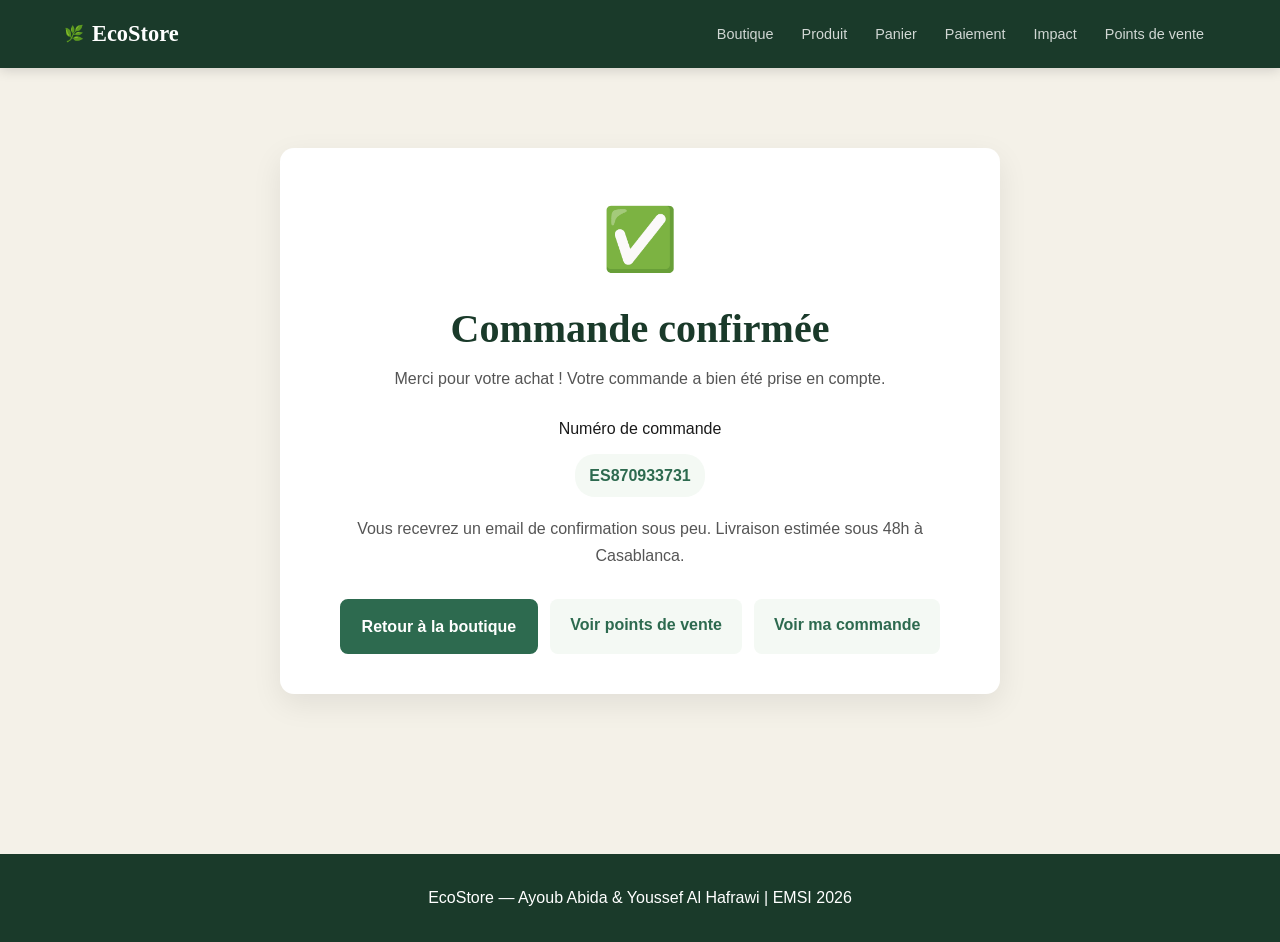
<file: confirmation.html>
<!DOCTYPE html>
<html lang="fr">
<head>
  <meta charset="utf-8">
  <meta name="viewport" content="width=device-width, initial-scale=1">
  <title>Confirmation — EcoStore</title>
  <link rel="stylesheet" href="style.css">
  <style>
    .confirmation {
      text-align: center;
      padding: 80px 20px;
    }
    .card {
      max-width: 720px;
      margin: 0 auto;
      background: white;
      padding: 40px;
      border-radius: 14px;
      box-shadow: 0 10px 30px rgba(0,0,0,0.08);
    }
    .success-icon {
      font-size: 3.8rem;
      margin-bottom: 12px;
    }
    .order-id {
      display: inline-block;
      margin-top: 12px;
      padding: 8px 14px;
      background: #f4f9f4;
      border-radius: 20px;
      color: #2d6a4f;
      font-weight: 600;
    }
    .actions { margin-top: 30px; display:flex; gap:12px; justify-content:center; flex-wrap:wrap }
    .btn { display:inline-block; padding:12px 20px; border-radius:8px; text-decoration:none; font-weight:600 }
    .btn-primary { background: #2d6a4f; color: white }
    .btn-secondary { background: #f4f9f4; color: #2d6a4f }
  </style>
</head>
<body>
  <header class="header">
    <nav class="navbar">
      <div class="logo"><span>🌿</span><span class="logo-texte">EcoStore</span></div>
      <ul class="nav-liens">
        <li><a href="index.html">Boutique</a></li>
        <li><a href="produit.html">Produit</a></li>
        <li><a href="panier.html">Panier</a></li>
        <li><a href="paiement.html">Paiement</a></li>
        <li><a href="impact.html">Impact</a></li>
        <li><a href="localisation.html">Points de vente</a></li>
      </ul>
    </nav>
  </header>

  <main class="container confirmation">
    <div class="card">
      <div class="success-icon">✅</div>
      <h1>Commande confirmée</h1>
      <p style="color:#555; margin-top:10px;">Merci pour votre achat ! Votre commande a bien été prise en compte.</p>

      <div style="margin-top:22px;">
        <div>Numéro de commande</div>
        <div id="orderId" class="order-id">—</div>
      </div>

      <div style="margin-top:18px; color:#555;">Vous recevrez un email de confirmation sous peu. Livraison estimée sous 48h à Casablanca.</div>

      <div class="actions">
        <a href="index.html" class="btn btn-primary">Retour à la boutique</a>
        <a href="localisation.html" class="btn btn-secondary">Voir points de vente</a>
        <a href="panier.html" class="btn btn-secondary" id="viewOrderBtn">Voir ma commande</a>
      </div>
    </div>
  </main>

  <footer class="footer" style="margin-top:80px; padding:30px 0; text-align:center; background:#1a3a2a; color:white;">
    <p>EcoStore — Ayoub Abida & Youssef Al Hafrawi | EMSI 2026</p>
  </footer>

  <script>
    // Generate a lightweight order id and display it.
    // Also try to preserve a small token from localStorage if present.
    (function(){
      try{
        var token = localStorage.getItem('ecostore_order_token');
        var id = token || ('ES' + Date.now().toString().slice(-6) + Math.floor(Math.random()*900+100));
        document.getElementById('orderId').textContent = id;
        // clear cart token if any
        localStorage.removeItem('ecostore_cart');
        localStorage.removeItem('ecostore_order_token');

        // optional: attach view order button to scroll to recap or open panier
        var viewBtn = document.getElementById('viewOrderBtn');
        if(viewBtn){ viewBtn.addEventListener('click', function(e){ e.preventDefault(); window.location.href='panier.html'; }); }

      }catch(err){ console.error('confirmation page error',err); }
    })();
  </script>
</body>
</html>
</file>
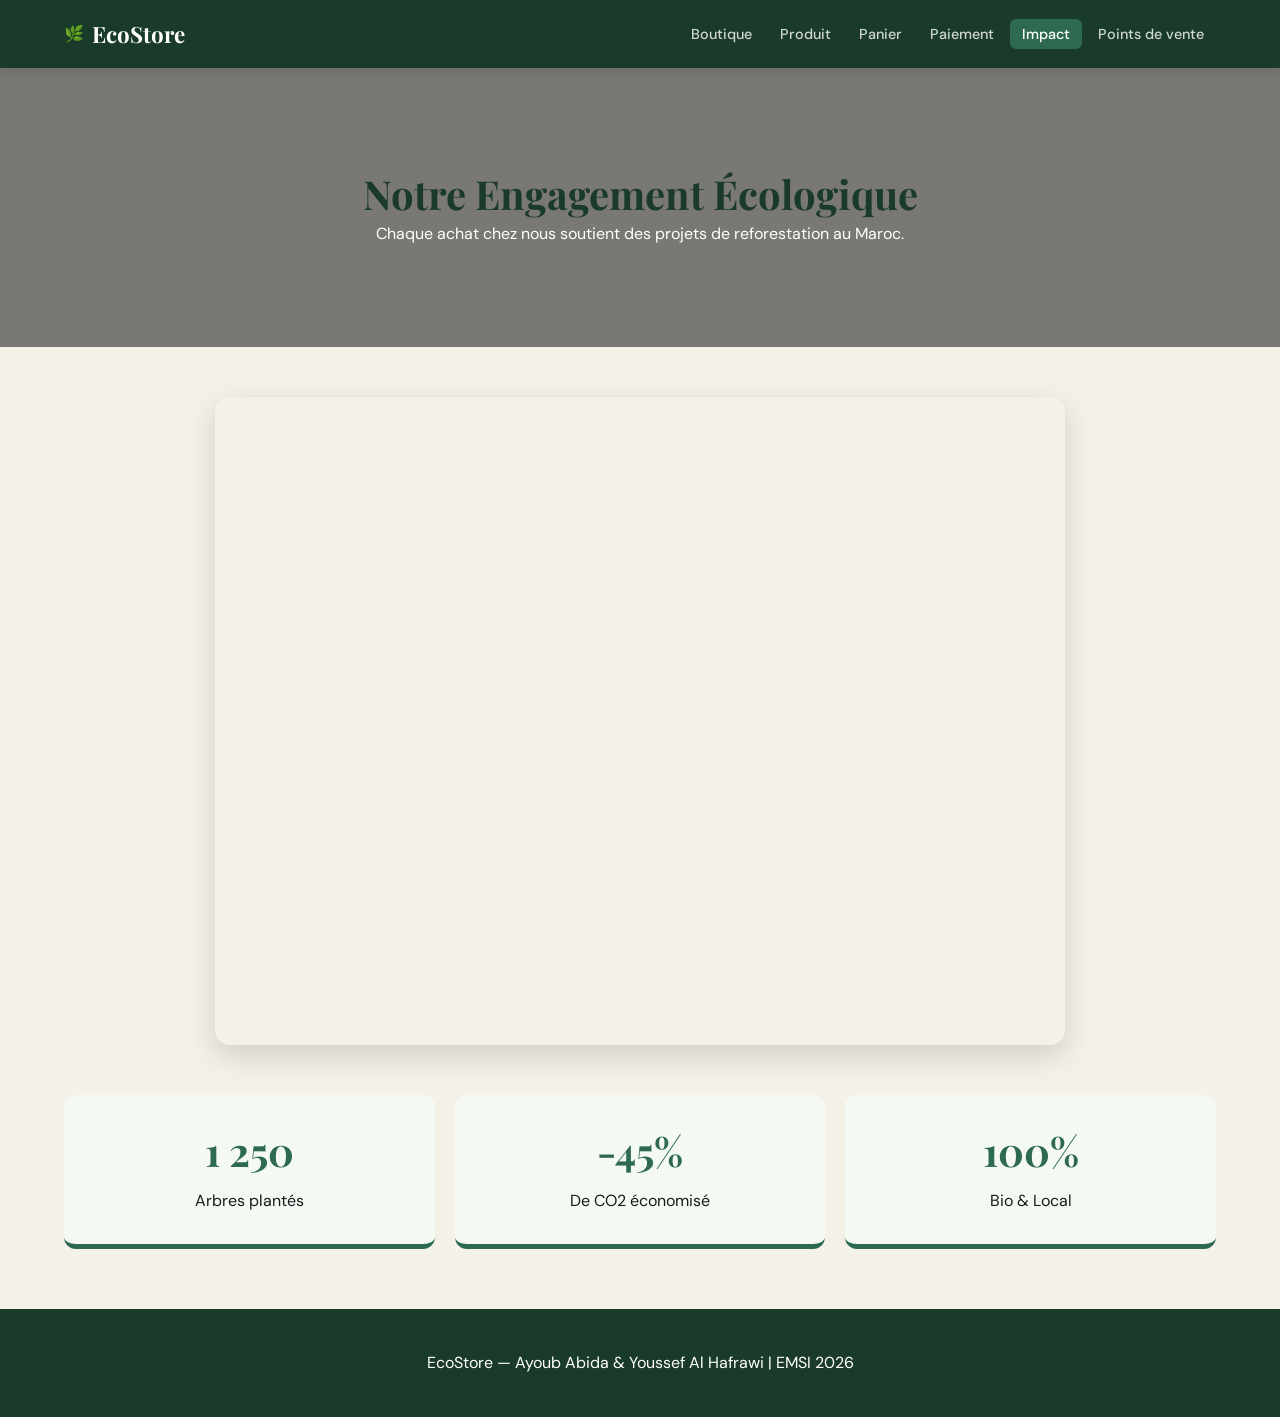
<file: impact.html>
<!DOCTYPE html>
<html lang="fr">
<head>
  <meta charset="UTF-8">
  <meta name="viewport" content="width=device-width, initial-scale=1.0">
  <title>Rapport d'Impact - EcoStore</title>
  <link rel="stylesheet" href="style.css">
  <link href="https://fonts.googleapis.com/css2?family=Playfair+Display:wght@400;700&family=DM+Sans:wght@400;500&display=swap" rel="stylesheet">
  <style>
    .hero-impact {
      background: linear-gradient(rgba(0,0,0,0.5), rgba(0,0,0,0.5)), url('https://images.pexels.com/photos/302804/pexels-photo-302804.jpeg?auto=compress&cs=tinysrgb&w=1260');
      background-size: cover;
      background-position: center;
      padding: 100px 0;
      text-align: center;
      color: white;
    }
    .video-container {
      position: relative;
      padding-bottom: 56.25%;
      height: 0;
      overflow: hidden;
      max-width: 850px;
      margin: 50px auto;
      border-radius: 15px;
      box-shadow: 0 10px 30px rgba(0,0,0,0.15);
    }
    .video-container iframe {
      position: absolute;
      top: 0; left: 0; width: 100%; height: 100%;
      border: none;
    }
    .stats-grid {
      display: grid;
      grid-template-columns: repeat(auto-fit, minmax(250px, 1fr));
      gap: 20px;
      margin-bottom: 60px;
    }
    .stat-box {
      background: #f4f9f4;
      padding: 30px;
      border-radius: 12px;
      text-align: center;
      border-bottom: 5px solid #2d6a4f;
    }
    .stat-box h2 { color: #2d6a4f; font-size: 2.5rem; margin-bottom: 10px; }
  </style>
</head>
<body>

  <header class="header">
    <nav class="navbar">
      <div class="logo"><span>🌿</span><span class="logo-texte">EcoStore</span></div>
      <ul class="nav-liens">
        <li><a href="index.html">Boutique</a></li>
        <li><a href="produit.html">Produit</a></li>
        <li><a href="panier.html">Panier</a></li>
        <li><a href="paiement.html">Paiement</a></li>
        <li><a href="impact.html" class="actif">Impact</a></li>
        <li><a href="localisation.html">Points de vente</a></li>
      </ul>
    </nav>
  </header>

  <section class="hero-impact">
    <div class="container">
      <h1>Notre Engagement Écologique</h1>
      <p>Chaque achat chez nous soutient des projets de reforestation au Maroc.</p>
    </div>
  </section>

  <main class="container">
    <div class="video-container">
      <iframe src="https://www.youtube.com/embed/C3ulOLOZdBA" allowfullscreen></iframe>
    </div>
    <div class="stats-grid">
      <div class="stat-box"><h2>1 250</h2><p>Arbres plantés</p></div>
      <div class="stat-box"><h2>-45%</h2><p>De CO2 économisé</p></div>
      <div class="stat-box"><h2>100%</h2><p>Bio & Local</p></div>
    </div>
  </main>

  <footer class="footer" style="background: #1a3a2a; color: white; padding: 40px 0; text-align: center;">
    <p>EcoStore — Ayoub Abida & Youssef Al Hafrawi | EMSI 2026</p>
  </footer>

</body>
</html>
</file>
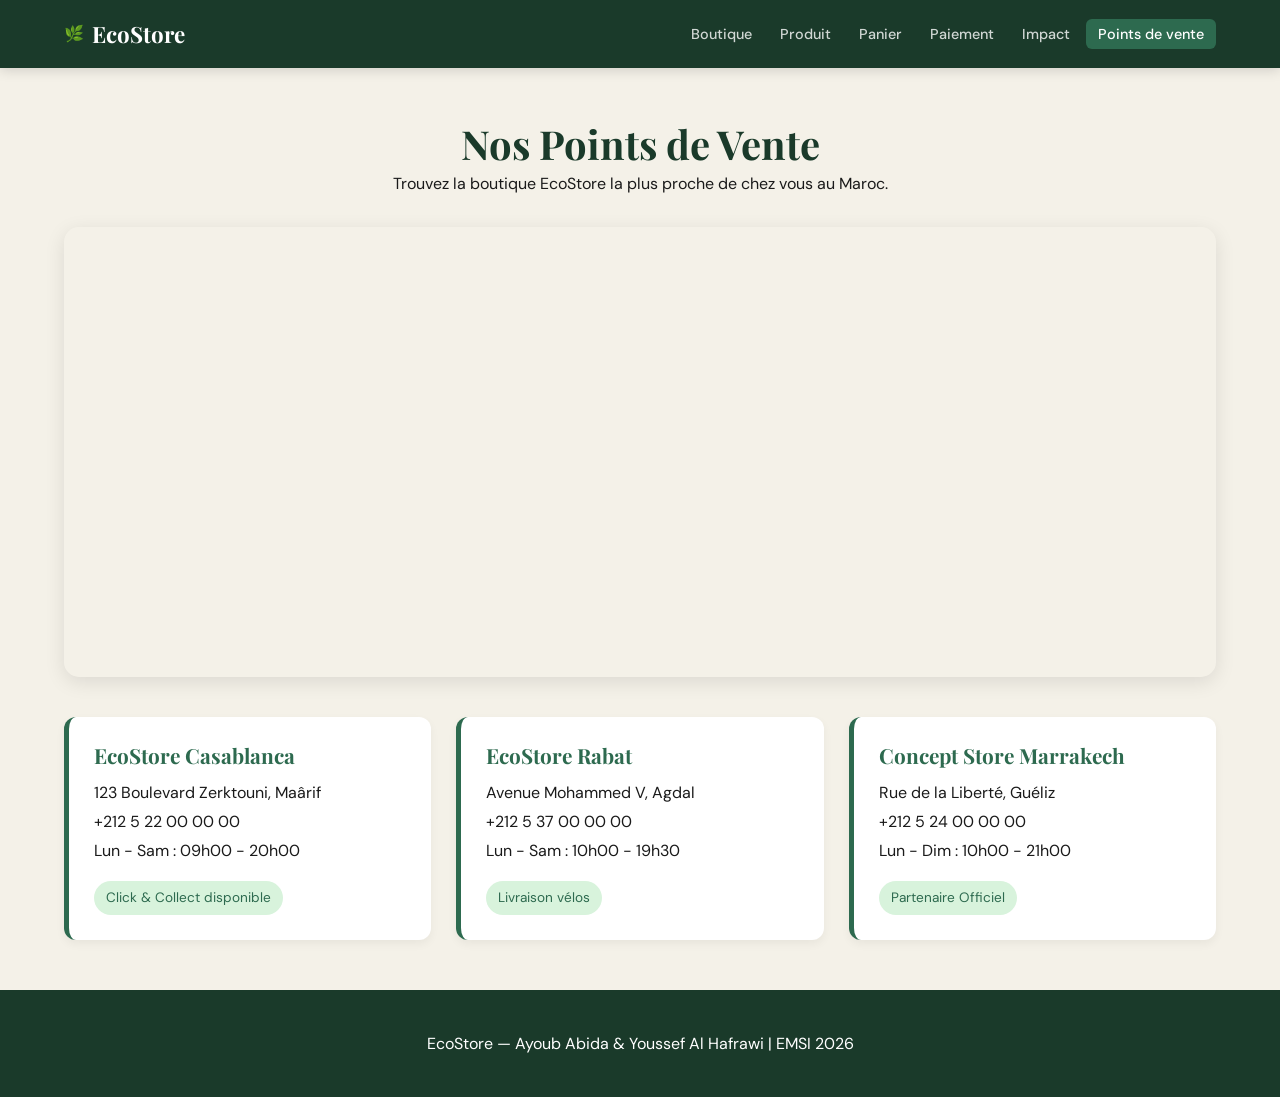
<file: localisation.html>
<!DOCTYPE html>
<html lang="fr">
<head>
  <meta charset="UTF-8">
  <meta name="viewport" content="width=device-width, initial-scale=1.0">
  <title>Points de Vente - EcoStore</title>
  <link rel="stylesheet" href="style.css">
  <link href="https://fonts.googleapis.com/css2?family=Playfair+Display:wght@400;700&family=DM+Sans:wght@400;500&display=swap" rel="stylesheet">
  <style>
    .map-container {
      width: 100%;
      height: 450px;
      margin: 30px 0;
      border-radius: 15px;
      overflow: hidden;
      box-shadow: 0 5px 20px rgba(0,0,0,0.1);
    }
    .map-container iframe { width: 100%; height: 100%; border: 0; }
    .boutiques-grid {
      display: grid;
      grid-template-columns: repeat(auto-fit, minmax(300px, 1fr));
      gap: 25px;
      margin: 40px 0;
    }
    .boutique-card {
      background: white;
      padding: 25px;
      border-radius: 12px;
      border-left: 5px solid #2d6a4f;
      box-shadow: 0 4px 10px rgba(0,0,0,0.05);
      line-height: 1.8;
    }
    .boutique-card h3 { color: #2d6a4f; margin-bottom: 10px; }
    .badge {
      display: inline-block;
      padding: 5px 12px;
      background: #d8f3dc;
      color: #2d6a4f;
      border-radius: 20px;
      font-size: 0.85rem;
      margin-top: 15px;
    }
  </style>
</head>
<body>

  <header class="header">
    <nav class="navbar">
      <div class="logo"><span>🌿</span><span class="logo-texte">EcoStore</span></div>
      <ul class="nav-liens">
        <li><a href="index.html">Boutique</a></li>
        <li><a href="produit.html">Produit</a></li>
        <li><a href="panier.html">Panier</a></li>
        <li><a href="paiement.html">Paiement</a></li>
        <li><a href="impact.html">Impact</a></li>
        <li><a href="localisation.html" class="actif">Points de vente</a></li>
      </ul>
    </nav>
  </header>

  <main class="container">
    <section style="text-align: center; margin-top: 50px;">
      <h1>Nos Points de Vente</h1>
      <p>Trouvez la boutique EcoStore la plus proche de chez vous au Maroc.</p>
    </section>

    <div class="map-container">
      <iframe src="https://www.google.com/maps/embed?pb=!1m18!1m12!1m3!1d106354.07137452654!2d-7.669394605537536!3d33.59074092471853!2m3!1f0!2f0!3f0!3m2!1i1024!2i768!4f13.1!3m3!1m2!1s0xda7cd4778aa113b%3A0xb06c1d84f310fd3!2sCasablanca!5e0!3m2!1sfr!2sma!4v1714900000000!5m2!1sfr!2sma" allowfullscreen loading="lazy"></iframe>
    </div>

    <div class="boutiques-grid">
      <div class="boutique-card">
        <h3>EcoStore Casablanca</h3>
        <p>123 Boulevard Zerktouni, Maârif</p>
        <p>+212 5 22 00 00 00</p>
        <p>Lun - Sam : 09h00 - 20h00</p>
        <span class="badge">Click & Collect disponible</span>
      </div>
      <div class="boutique-card">
        <h3>EcoStore Rabat</h3>
        <p>Avenue Mohammed V, Agdal</p>
        <p>+212 5 37 00 00 00</p>
        <p>Lun - Sam : 10h00 - 19h30</p>
        <span class="badge">Livraison vélos</span>
      </div>
      <div class="boutique-card">
        <h3>Concept Store Marrakech</h3>
        <p>Rue de la Liberté, Guéliz</p>
        <p>+212 5 24 00 00 00</p>
        <p>Lun - Dim : 10h00 - 21h00</p>
        <span class="badge">Partenaire Officiel</span>
      </div>
    </div>
  </main>

  <footer class="footer" style="padding: 40px 0; background: #1a3a2a; color: white; text-align: center; margin-top: 50px;">
    <p>EcoStore — Ayoub Abida & Youssef Al Hafrawi | EMSI 2026</p>
  </footer>

</body>
</html>
</file>
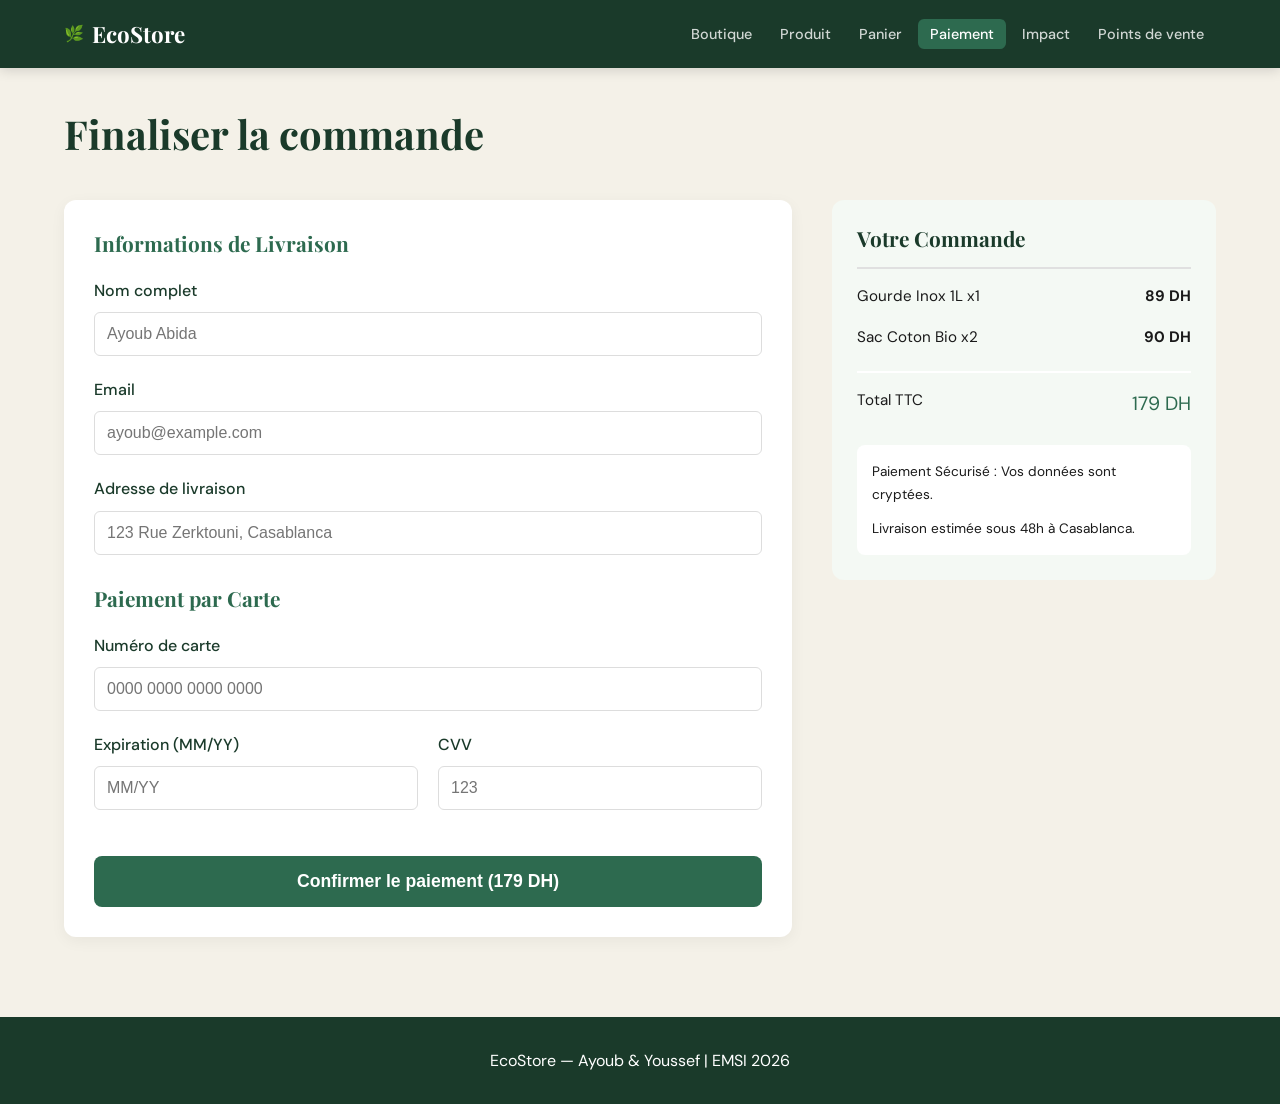
<file: paiement.html>
<!DOCTYPE html>
<html lang="fr">
<head>
  <meta charset="UTF-8">
  <meta name="viewport" content="width=device-width, initial-scale=1.0">
  <title>Paiement - EcoStore</title>
  <link rel="stylesheet" href="style.css">
  <link href="https://fonts.googleapis.com/css2?family=Playfair+Display:wght@400;700&family=DM+Sans:wght@400;500&display=swap" rel="stylesheet">
  <style>
    .paiement-container {
      display: flex;
      gap: 40px;
      margin-top: 30px;
      flex-wrap: wrap;
    }
    .form-paiement {
      flex: 2;
      min-width: 350px;
      background: white;
      padding: 30px;
      border-radius: 12px;
      box-shadow: 0 4px 15px rgba(0,0,0,0.05);
    }
    .form-group { margin-bottom: 20px; }
    .form-group label {
      display: block;
      margin-bottom: 8px;
      font-weight: 500;
      color: #1a3a2a;
    }
    .form-group input {
      width: 100%;
      padding: 12px;
      border: 1px solid #ddd;
      border-radius: 6px;
      font-size: 1rem;
    }
    .recap-commande {
      flex: 1;
      min-width: 300px;
      background: #f4f9f4;
      padding: 25px;
      border-radius: 12px;
      height: fit-content;
    }
    .produit-recap {
      display: flex;
      justify-content: space-between;
      margin-bottom: 15px;
      font-size: 0.95rem;
    }
    .btn-payer {
      width: 100%;
      background: #2d6a4f;
      color: white;
      border: none;
      padding: 15px;
      border-radius: 8px;
      font-size: 1.1rem;
      font-weight: bold;
      cursor: pointer;
      margin-top: 20px;
    }
    .error { color: #b00020; font-size: 0.9rem; margin-top: 6px; }
  </style>
</head>
<body>

  <header class="header">
    <nav class="navbar">
      <div class="logo"><span>🌿</span><span class="logo-texte">EcoStore</span></div>
      <ul class="nav-liens">
        <li><a href="index.html">Boutique</a></li>
        <li><a href="produit.html">Produit</a></li>
        <li><a href="panier.html">Panier</a></li>
        <li><a href="paiement.html" class="actif">Paiement</a></li>
        <li><a href="impact.html">Impact</a></li>
        <li><a href="localisation.html">Points de vente</a></li>
      </ul>
    </nav>
  </header>

  <main class="container">
    <h1 style="margin: 40px 0;">Finaliser la commande</h1>
    <div class="paiement-container">
      <section class="form-paiement">
        <h3 style="margin-bottom: 20px; color: #2d6a4f;">Informations de Livraison</h3>
        <form id="paiementForm" novalidate>
          <div class="form-group">
            <label for="nom">Nom complet</label>
            <input type="text" id="nom" name="nom" placeholder="Ayoub Abida" required autocomplete="name">
            <div class="error" id="err-nom" aria-live="polite"></div>
          </div>
          <div class="form-group">
            <label for="email">Email</label>
            <input type="email" id="email" name="email" placeholder="ayoub@example.com" required autocomplete="email">
            <div class="error" id="err-email" aria-live="polite"></div>
          </div>
          <div class="form-group">
            <label for="adresse">Adresse de livraison</label>
            <input type="text" id="adresse" name="adresse" placeholder="123 Rue Zerktouni, Casablanca" required autocomplete="street-address">
            <div class="error" id="err-adresse" aria-live="polite"></div>
          </div>
          <h3 style="margin: 30px 0 20px; color: #2d6a4f;">Paiement par Carte</h3>
          <div class="form-group">
            <label for="carte">Numéro de carte</label>
            <input type="text" id="carte" name="carte" inputmode="numeric" pattern="[0-9 ]{13,19}" maxlength="19" placeholder="0000 0000 0000 0000" required autocomplete="cc-number">
            <div class="error" id="err-carte" aria-live="polite"></div>
          </div>
          <div style="display: flex; gap: 20px;">
            <div class="form-group" style="flex: 1;">
              <label for="expire">Expiration (MM/YY)</label>
              <input type="text" id="expire" name="expire" inputmode="numeric" pattern="^(0[1-9]|1[0-2])/(?:[0-9]{2})$" maxlength="5" placeholder="MM/YY" required autocomplete="cc-exp">
              <div class="error" id="err-expire" aria-live="polite"></div>
            </div>
            <div class="form-group" style="flex: 1;">
              <label for="cvv">CVV</label>
              <input type="password" id="cvv" name="cvv" inputmode="numeric" pattern="[0-9]{3,4}" maxlength="4" placeholder="123" required autocomplete="cc-csc">
              <div class="error" id="err-cvv" aria-live="polite"></div>
            </div>
          </div>
          <button type="submit" class="btn-payer" id="submitBtn">Confirmer le paiement (179 DH)</button>
        </form>
      </section>

      <aside class="recap-commande">
        <h3>Votre Commande</h3>
        <hr style="margin: 15px 0; border: 0.5px solid #e0e0e0;">
        <div class="produit-recap"><span>Gourde Inox 1L x1</span><strong>89 DH</strong></div>
        <div class="produit-recap"><span>Sac Coton Bio x2</span><strong>90 DH</strong></div>
        <div style="margin-top: 20px; padding-top: 15px; border-top: 2px solid #fff;">
          <div class="produit-recap">
            <span>Total TTC</span>
            <span style="font-size: 1.2rem; color: #2d6a4f;">179 DH</span>
          </div>
        </div>
        <div style="margin-top: 25px; background: white; padding: 15px; border-radius: 8px; font-size: 0.85rem;">
          <p>Paiement Sécurisé : Vos données sont cryptées.</p>
          <p style="margin-top: 10px;">Livraison estimée sous 48h à Casablanca.</p>
        </div>
      </aside>
    </div>
  </main>

  <footer class="footer" style="margin-top: 80px; padding: 30px 0; text-align: center; background: #1a3a2a; color: white;">
    <p>EcoStore — Ayoub & Youssef | EMSI 2026</p>
  </footer>

  <script>
    (function(){
      // Wrap code to avoid runtime errors if some elements are missing.
      try {
        // Basic utilities
        function luhnCheck(cardNumber) {
          if (!cardNumber) return false;
          // remove spaces
          var num = cardNumber.replace(/\s+/g, '');
          if (!/^[0-9]{13,19}$/.test(num)) return false;
          var sum = 0;
          var shouldDouble = false;
          for (var i = num.length - 1; i >= 0; i--) {
            var digit = parseInt(num.charAt(i), 10);
            if (shouldDouble) {
              digit *= 2;
              if (digit > 9) digit -= 9;
            }
            sum += digit;
            shouldDouble = !shouldDouble;
          }
          return (sum % 10) === 0;
        }

        function showError(id, message) {
          var el = document.getElementById(id);
          if (el) el.textContent = message || '';
        }

        var form = document.getElementById('paiementForm');
        if (form) {
          form.addEventListener('submit', function(e) {
            e.preventDefault();
            // clear errors
            ['err-nom','err-email','err-adresse','err-carte','err-expire','err-cvv'].forEach(function(id){ showError(id,''); });

            var valid = true;
            var nomEl = document.getElementById('nom');
            var emailEl = document.getElementById('email');
            var adresseEl = document.getElementById('adresse');
            var carteEl = document.getElementById('carte');
            var expireEl = document.getElementById('expire');
            var cvvEl = document.getElementById('cvv');

            var nom = nomEl ? nomEl.value.trim() : '';
            var email = emailEl ? emailEl.value.trim() : '';
            var adresse = adresseEl ? adresseEl.value.trim() : '';
            var carte = carteEl ? carteEl.value.trim() : '';
            var expire = expireEl ? expireEl.value.trim() : '';
            var cvv = cvvEl ? cvvEl.value.trim() : '';

            if (!nom) { showError('err-nom','Veuillez saisir votre nom.'); valid = false; }
            if (!email) { showError('err-email','Veuillez saisir votre email.'); valid = false; }
            if (!adresse) { showError('err-adresse','Veuillez saisir votre adresse.'); valid = false; }

            // Card checks
            if (!luhnCheck(carte)) { showError('err-carte','Numéro de carte invalide.'); valid = false; }

            // expiry MM/YY
            var expMatch = expire ? expire.match(/^(0[1-9]|1[0-2])\/(\d{2})$/) : null;
            if (!expMatch) { showError('err-expire','Date d\'expiration invalide (MM/YY).'); valid = false; }
            else {
              var month = parseInt(expMatch[1],10);
              var year = parseInt(expMatch[2],10) + 2000;
              var now = new Date();
              // Treat card valid through the last day of the expiration month
              // new Date(year, month) returns first day of the next month (month is 0-based), so if that <= now the card is expired
              var expDate = new Date(year, month);
              if (expDate <= now) { showError('err-expire','La carte est expirée.'); valid = false; }
            }

            if (!/^[0-9]{3,4}$/.test(cvv)) { showError('err-cvv','CVV invalide.'); valid = false; }

            if (!valid) {
              // focus first error (safer fallback)
              var errors = document.querySelectorAll('.error');
              for (var i=0;i<errors.length;i++){
                if (errors[i].textContent && errors[i].textContent.trim().length){
                  var prev = errors[i].previousElementSibling;
                  if (prev && typeof prev.focus === 'function') prev.focus();
                  break;
                }
              }
              return;
            }

            // If valid, simulate secure submit and redirect to confirmation page
            var btn = document.getElementById('submitBtn');
            if (btn) {
              btn.disabled = true;
              btn.textContent = 'Traitement...';
            }

            // NOTE: In production, integrate with a payment provider (Stripe, PayPal) instead of collecting raw card details.
            setTimeout(function(){
              try {
                // Redirect to confirmation page that we create in the project
                window.location.href = 'confirmation.html';
              } catch (err) {
                console.error('Redirection failed:', err);
                if (btn) { btn.disabled = false; btn.textContent = 'Confirmer le paiement (179 DH)'; }
              }
            }, 800);
          });
        }

        // Optional: format card number as user types (guarded)
        var carteInput = document.getElementById('carte');
        if (carteInput) {
          carteInput.addEventListener('input', function(e){
            var v = e.target.value.replace(/\D/g,'').slice(0,19);
            var parts = [];
            for (var i=0;i<v.length;i+=4) parts.push(v.slice(i,i+4));
            e.target.value = parts.join(' ');
          });
        }

        // Auto-insert slash in expiry (guarded)
        var expInput = document.getElementById('expire');
        if (expInput) {
          expInput.addEventListener('input', function(e){
            var v = e.target.value.replace(/\D/g,'').slice(0,4);
            if (v.length >= 3) e.target.value = v.slice(0,2) + '/' + v.slice(2);
            else e.target.value = v;
          });
        }

      } catch (err) {
        // In case of unexpected runtime error, log it so the developer can inspect in console
        console.error('Erreur script paiement:', err);
      }
    })();
  </script>
</body>
</html>
</file>
<file: style.css>
/* =============================================
   ECOSTORE - style.css
   Projet Web HTML/CSS - EMSI Casablanca 2025-2026
   Auteurs: Ayoub Abida & Youssef Al Hafrawi
   ============================================= */

:root {
  --vert-fonce: #1a3a2a;
  --vert-moyen: #2d6a4f;
  --vert-clair: #52b788;
  --vert-pale: #d8f3dc;
  --beige: #f4f1e8;
  --blanc: #ffffff;
  --texte-sombre: #1a1a1a;
  --texte-gris: #555555;
  --ombre: 0 4px 20px rgba(0,0,0,0.08);
  --rayon: 12px;
  --transition: 0.3s ease;
}

*, *::before, *::after { margin: 0; padding: 0; box-sizing: border-box; }
html { scroll-behavior: smooth; }
body { font-family: 'DM Sans', sans-serif; font-size: 16px; line-height: 1.7; color: var(--texte-sombre); background-color: var(--beige); }
img { max-width: 100%; height: auto; display: block; }
a { color: var(--vert-moyen); text-decoration: none; transition: color var(--transition); }
a:hover { color: var(--vert-clair); }
ul { list-style: none; }
h1, h2, h3 { font-family: 'Playfair Display', serif; line-height: 1.3; color: var(--vert-fonce); }
h1 { font-size: 2.5rem; } h2 { font-size: 1.8rem; } h3 { font-size: 1.3rem; }

.container { max-width: 1200px; margin: 0 auto; padding: 0 24px; }

.header { background-color: var(--vert-fonce); position: sticky; top: 0; z-index: 1000; box-shadow: 0 2px 12px rgba(0,0,0,0.15); }
.navbar { max-width: 1200px; margin: 0 auto; padding: 0 24px; display: flex; align-items: center; justify-content: space-between; height: 68px; }
.logo { display: flex; align-items: center; gap: 8px; }
.logo-texte { font-family: 'Playfair Display', serif; font-size: 1.4rem; font-weight: 700; color: var(--blanc); }
.nav-liens { display: flex; gap: 4px; }
.nav-liens li a { color: rgba(255,255,255,0.8); padding: 6px 12px; border-radius: 6px; font-size: 0.9rem; font-weight: 500; transition: all var(--transition); }
.nav-liens li a:hover, .nav-liens li a.actif { color: var(--blanc); background-color: var(--vert-moyen); }

.btn-primary { display: inline-block; background-color: var(--vert-moyen); color: var(--blanc); padding: 12px 28px; border-radius: 8px; font-weight: 600; font-size: 1rem; border: 2px solid var(--vert-moyen); cursor: pointer; transition: all var(--transition); }
.btn-primary:hover { background-color: var(--vert-fonce); border-color: var(--vert-fonce); color: var(--blanc); }

.product-grid { display: grid; grid-template-columns: repeat(auto-fill, minmax(300px, 1fr)); gap: 28px; margin-top: 32px; }
.product-card { background: var(--blanc); border-radius: var(--rayon); overflow: hidden; box-shadow: var(--ombre); transition: transform var(--transition); }
.product-card:hover { transform: translateY(-6px); }

.footer { background-color: var(--vert-fonce); color: rgba(255,255,255,0.8); padding: 48px 0 20px; }
.footer-copy { text-align: center; font-size: 0.82rem; opacity: 0.6; padding-top: 20px; }

@media (max-width: 768px) {
  .nav-liens { display: none; }
  h1 { font-size: 1.8rem; }
}
</file>
